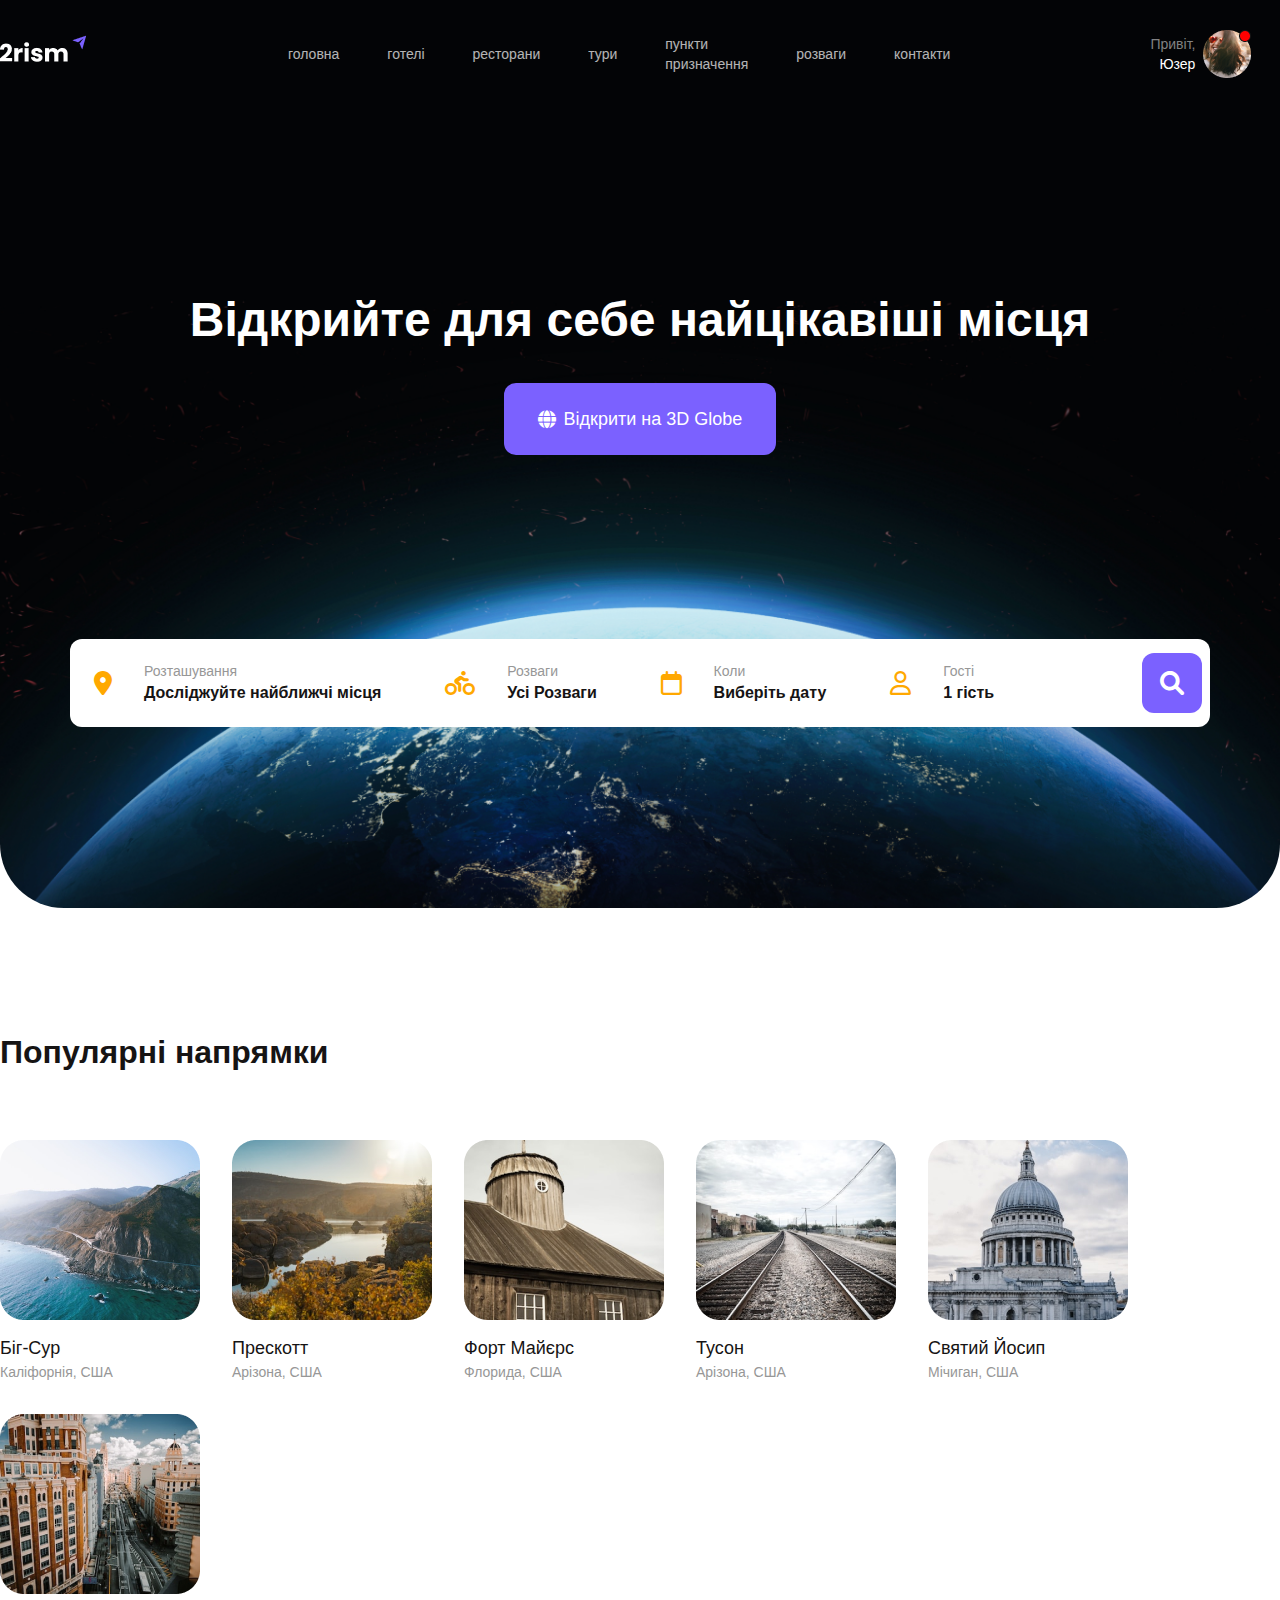
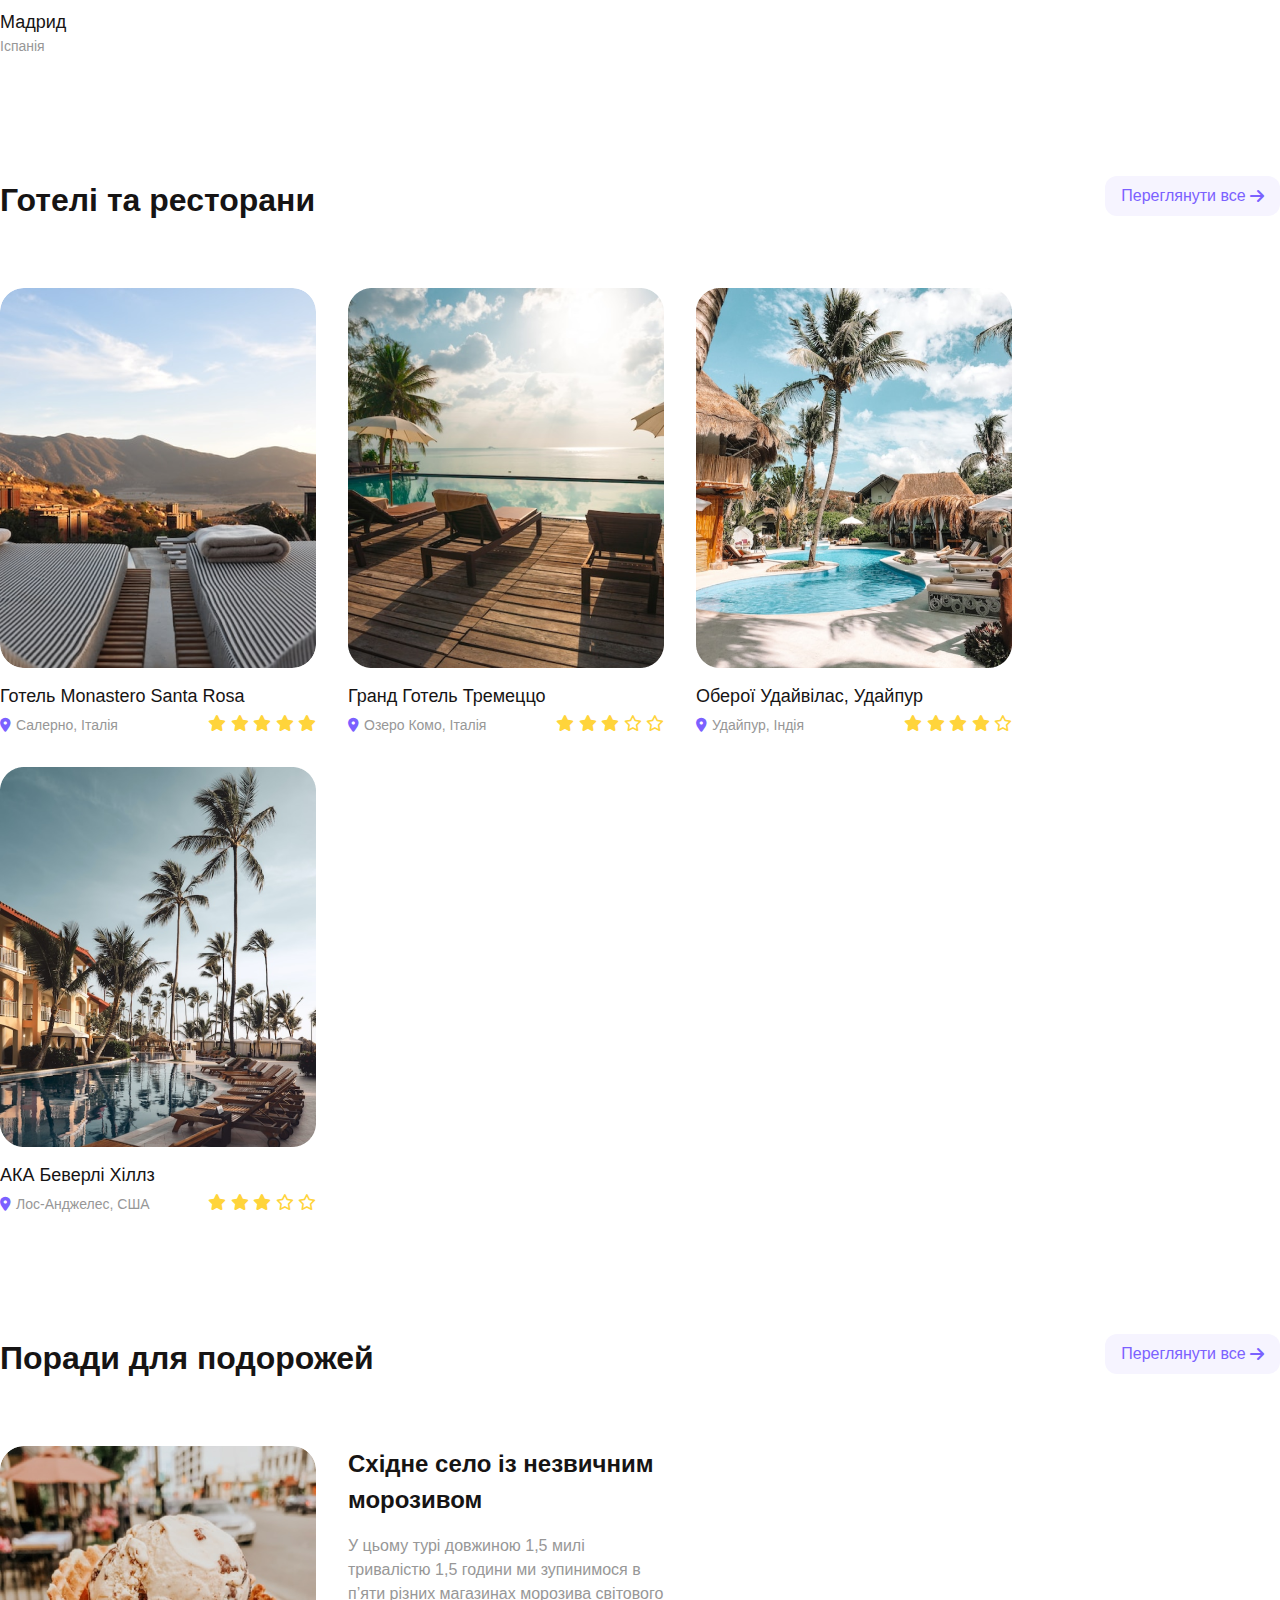
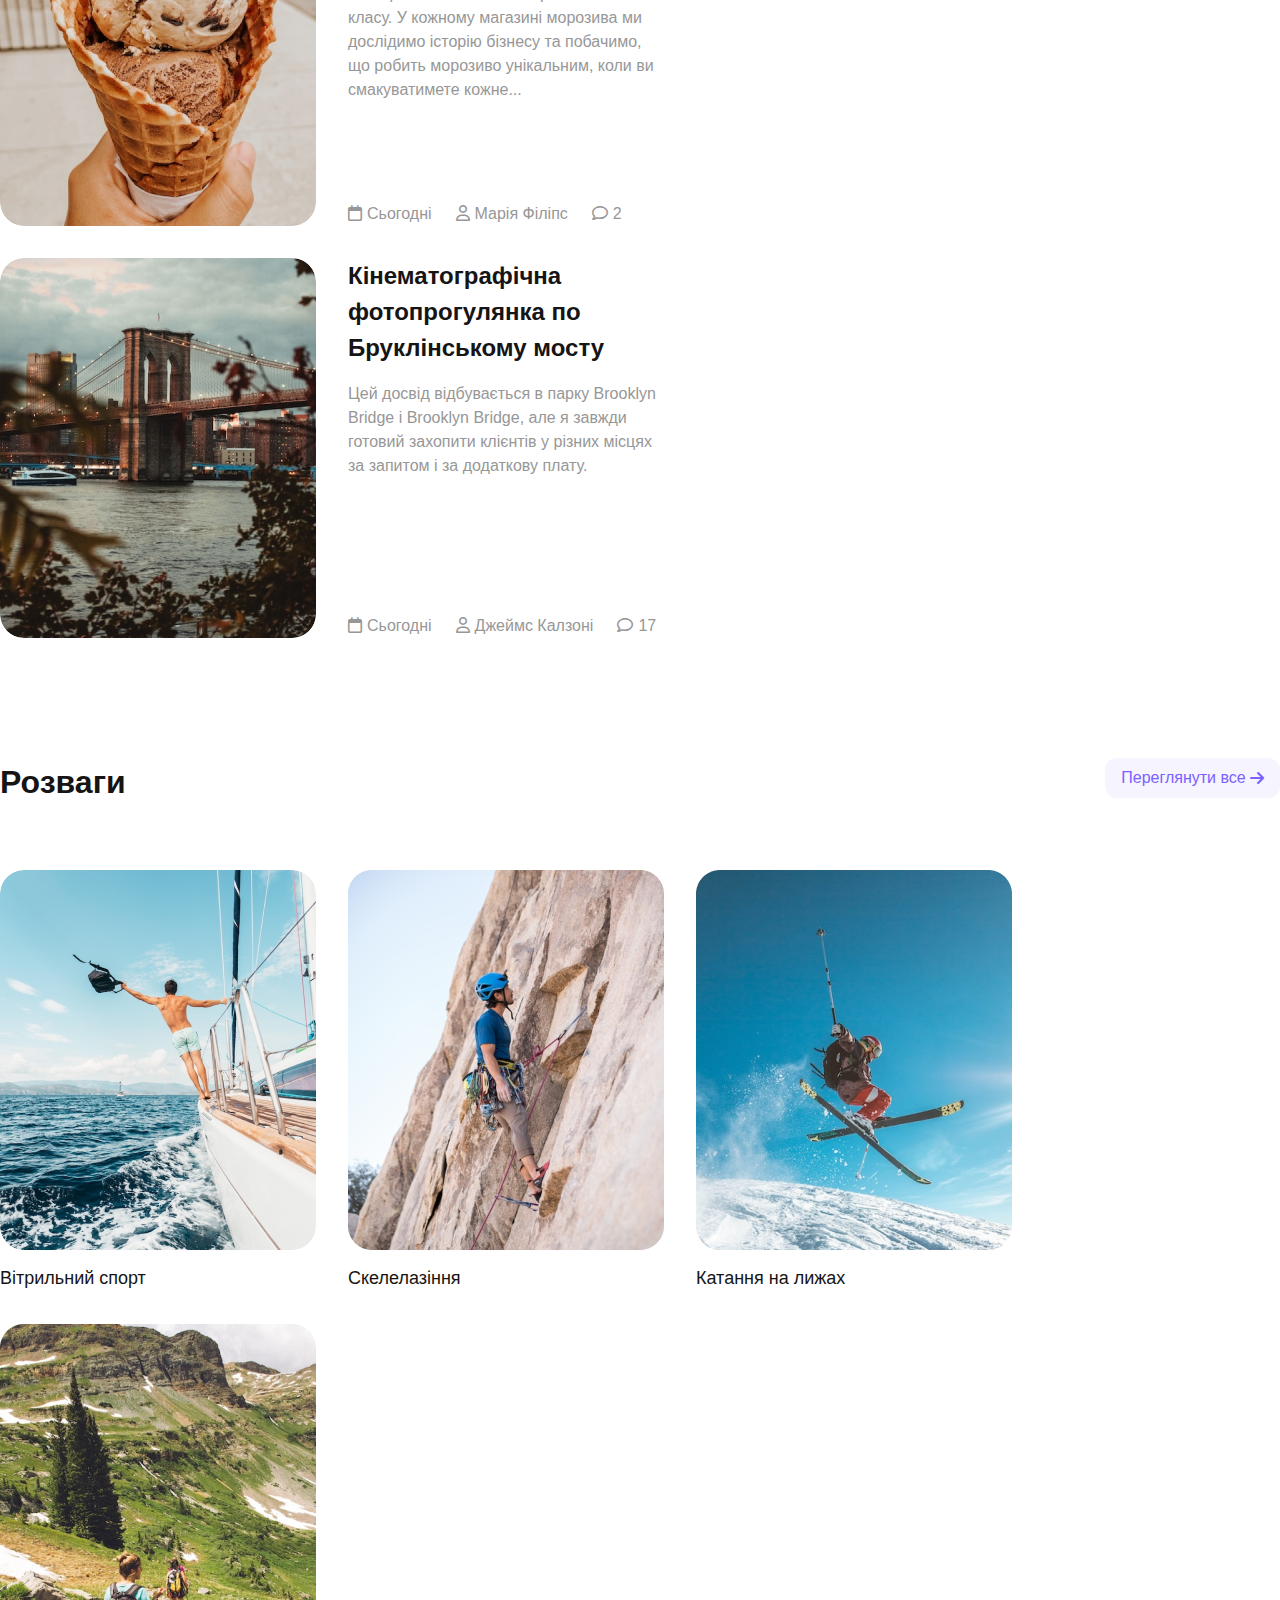
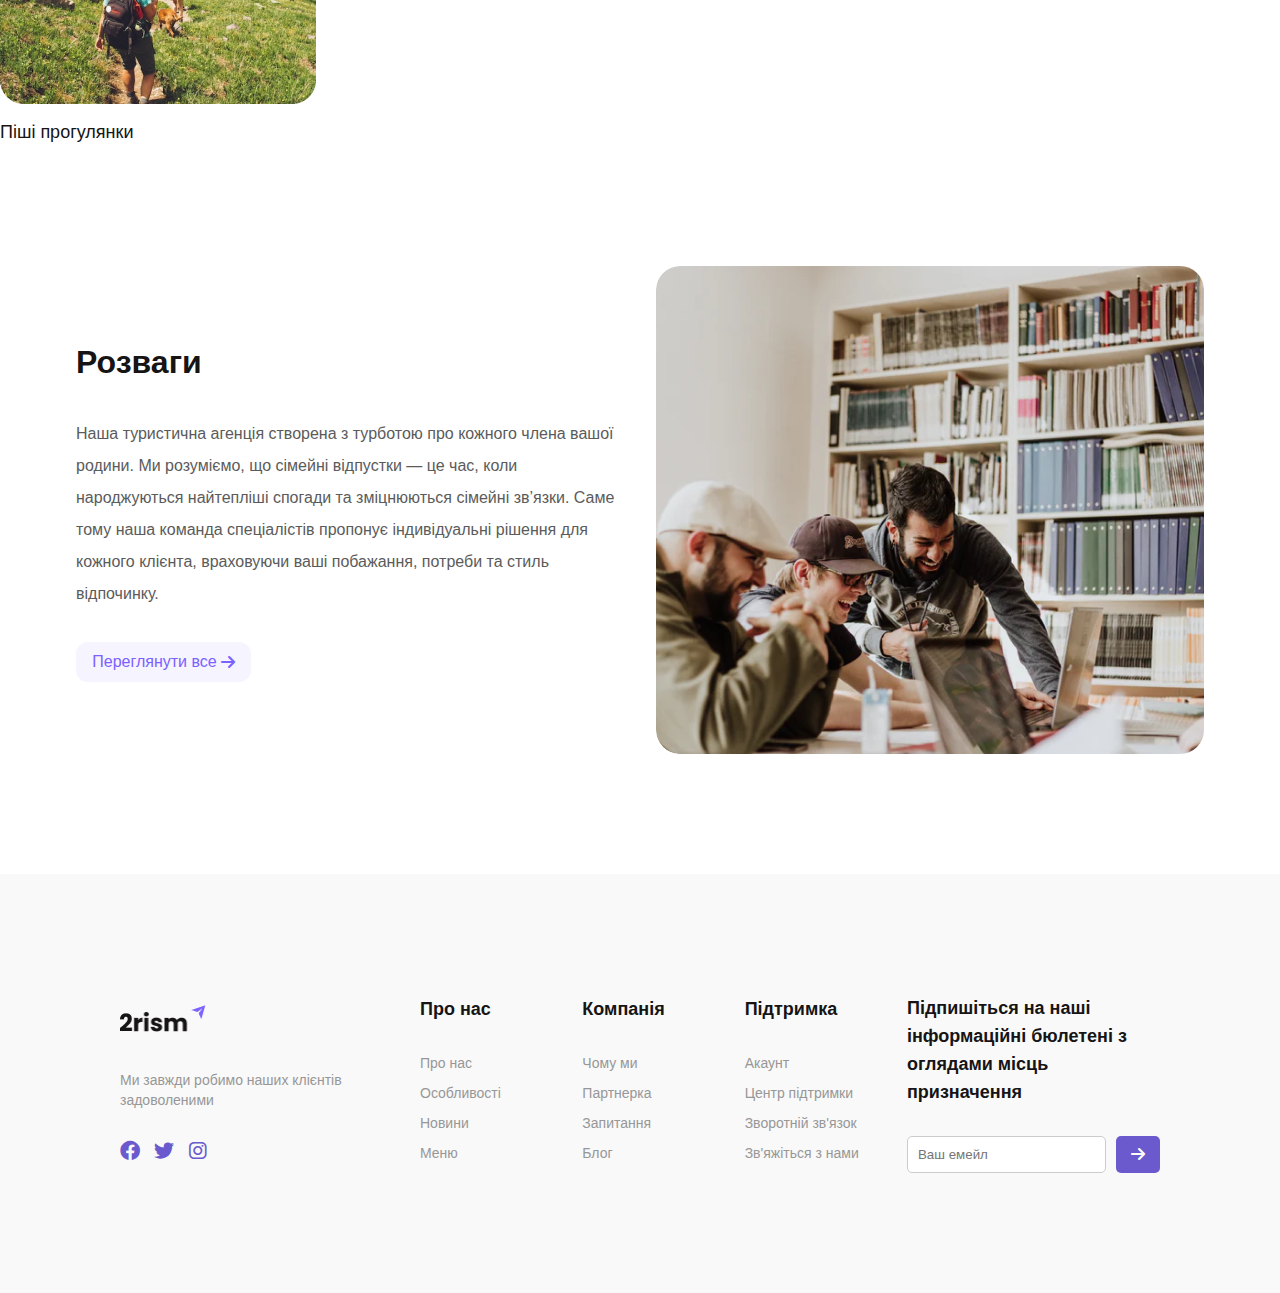
<file: index.html>
<!doctype html>
<html lang="uk">
<head>
    <meta charset="UTF-8">
    <meta name="viewport" content="width=device-width, initial-scale=1.0">
    <meta http-equiv="X-UA-Compatible" content="ie=edge">
    <title>2rism</title>
    <link rel="stylesheet" href="css/style.css">
    <link rel="icon" type="image/png" href="img/favicon.png" sizes="16x16">
    <link rel="shortcut icon" href="img/favicon.png" type="image/x-icon">
    <meta name="description" content="Сайт туристичної агенції для планування сімейних відпусток">
    <link rel="stylesheet" href="https://cdnjs.cloudflare.com/ajax/libs/font-awesome/6.0.0-beta3/css/all.min.css">
</head>
<body>
    <a href="#" class="scroll-to-top" id="scrollToTopBtn">&#8593;</a>
    <div id="contactModal" class="modal">
        <div class="modal-content">
            <span class="close">&times;</span>
            <h2>Зв'язатися з нами</h2>
            <form>
                <label for="name">Ваше ім'я:</label>
                <input type="text" id="name" name="name" required>
                <label for="email">Ваш email:</label>
                <input type="email" id="email" name="email" required>
                <label for="message">Ваше повідомлення:</label>
                <textarea id="message" name="message" required></textarea>
                <button type="submit">Відправити</button>
            </form>
        </div>
    </div>
    <header>
        <a href="index.html"><img src="img/logo.png" class="logo" alt="img"></a>
        <nav>
            <ul>
                <li><a href="#">головна</a></li>
                <li><a href="hotel.html">готелі</a></li>
                <li><a href="notfound.html">ресторани</a></li>
                <li><a href="notfound.html">тури</a></li>
                <li><a href="notfound.html">пункти призначення</a></li>
                <li><a href="notfound.html">розваги</a></li>
                <li><a href="#" id="contactBtn">контакти</a></li>
            </ul>
        </nav>
        <div class="user-profile">
            <p>Привіт,<br><span>Юзер</span></p>
            <img src="img/avatar.png" alt="Profile Picture">
        </div>
    </header>
    <main>
        <section class="hero">
            <h1>Відкрийте для себе найцікавіші місця</h1>
            <a href="#" class="discover-button"><i class="fa-solid fa-globe" style="color: #ffffff;"></i>Відкрити на 3D Globe</a>
        </section>
        <section class="block-search">
            <div class="card-search">
                <i class="fa-solid fa-location-dot fa-xl" style="color: #FFA800;"></i>
                <div>
                    <h2>Розташування</h2>
                    <p>Досліджуйте найближчі місця</p>
                </div>
            </div>
            <div class="card-search">
                <i class="fa-solid fa-person-biking fa-xl" style="color: #FFA800;"></i>
                <div>
                    <h2>Розваги</h2>
                    <p>Усі Розваги</p>
                </div>
            </div>
            <div class="card-search">
                <i class="fa-regular fa-calendar fa-xl" style="color: #FFA800;"></i>
                <div>
                    <h2>Коли</h2>
                    <p>Виберіть дату</p>
                </div>
            </div>
            <div class="card-search">
                <i class="fa-regular fa-user fa-xl" style="color: #FFA800;"></i>
                <div>
                    <h2>Гості</h2>
                    <p>1 гість</p>
                </div>
            </div>
            <a href="#"><i class="fa-solid fa-magnifying-glass fa-xl" style="color: #fff;"></i></a>
        </section>
    </main>
    <section class="block">
        <div>
            <h3 class="sections-title">Популярні напрямки</h3>
            <div class="dest-cards-block">
                <div class="card-destination">
                    <img src="img/card.png" alt="img">
                    <div>
                        <h4>Біг-Сур</h4>
                        <p>Каліфорнія, США</p>
                    </div>
                </div>
                <div class="card-destination">
                    <img src="img/card1.png" alt="img">
                    <div>
                        <h4>Прескотт</h4>
                        <p>Арізона, США</p>
                    </div>
                </div>
                <div class="card-destination">
                    <img src="img/card2.png" alt="img">
                    <div>
                        <h4>Форт Майєрс</h4>
                        <p>Флорида, США</p>
                    </div>
                </div>
                <div class="card-destination">
                    <img src="img/card3.png" alt="img">
                    <div>
                        <h4>Тусон</h4>
                        <p>Арізона, США</p>
                    </div>
                </div>
                <div class="card-destination">
                    <img src="img/card4.png" alt="img">
                    <div>
                        <h4>Святий Йосип</h4>
                        <p>Мічиган, США</p>
                    </div>
                </div>
                <div class="card-destination">
                    <img src="img/card5.png" alt="img">
                    <div>
                        <h4>Мадрид</h4>
                        <p>Іспанія</p>
                    </div>
                </div>
            </div>
        </div>
    </section>
    <section class="block">
        <div>
            <div class="title-block">
                <h3 class="sections-title">Готелі та ресторани</h3>
                <a href="hotel.html">Переглянути все <i class="fa-solid fa-arrow-right" style="color: #7B61FF;"></i></a>
            </div>
            <div class="dest-cards-block">
                <div class="card-hotels">
                    <img src="img/card-hotel.png" alt="img">
                    <div>
                        <h4>Готель Monastero Santa Rosa</h4>
                        <div class="stars-block">
                            <p><i class="fa-solid fa-location-dot" style="color: #7B61FF;"></i>Салерно, Італія</p>
                            <div>
                                <i class="fa-solid fa-star" style="color: #FFD43B;"></i>
                                <i class="fa-solid fa-star" style="color: #FFD43B;"></i>
                                <i class="fa-solid fa-star" style="color: #FFD43B;"></i>
                                <i class="fa-solid fa-star" style="color: #FFD43B;"></i>
                                <i class="fa-solid fa-star" style="color: #FFD43B;"></i>
                            </div>
                        </div>
                    </div>
                </div>
                <div class="card-destination">
                    <img src="img/card-hotel1.png" alt="img">
                    <div>
                        <h4>Гранд Готель Тремеццо</h4>
                        <div class="stars-block">
                            <p><i class="fa-solid fa-location-dot" style="color: #7B61FF;"></i>Озеро Комо, Італія</p>
                            <div>
                                <i class="fa-solid fa-star" style="color: #FFD43B;"></i>
                                <i class="fa-solid fa-star" style="color: #FFD43B;"></i>
                                <i class="fa-solid fa-star" style="color: #FFD43B;"></i>
                                <i class="fa-regular fa-star" style="color: #FFD43B;"></i>
                                <i class="fa-regular fa-star" style="color: #FFD43B;"></i>
                            </div>
                        </div>
                    </div>
                </div>
                <div class="card-destination">
                    <img src="img/card-hotel2.png" alt="img">
                    <div>
                        <h4>Оберої Удайвілас, Удайпур</h4>
                        <div class="stars-block">
                            <p><i class="fa-solid fa-location-dot" style="color: #7B61FF;"></i>Удайпур, Індія</p>
                            <div>
                                <i class="fa-solid fa-star" style="color: #FFD43B;"></i>
                                <i class="fa-solid fa-star" style="color: #FFD43B;"></i>
                                <i class="fa-solid fa-star" style="color: #FFD43B;"></i>
                                <i class="fa-solid fa-star" style="color: #FFD43B;"></i>
                                <i class="fa-regular fa-star" style="color: #FFD43B;"></i>
                            </div>
                        </div>
                    </div>
                </div>
                <div class="card-destination">
                    <img src="img/card-hotel3.png" alt="img">
                    <div>
                        <h4>АКА Беверлі Хіллз</h4>
                        <div class="stars-block">
                            <p><i class="fa-solid fa-location-dot" style="color: #7B61FF;"></i>Лос-Анджелес, США</p>
                            <div>
                                <i class="fa-solid fa-star" style="color: #FFD43B;"></i>
                                <i class="fa-solid fa-star" style="color: #FFD43B;"></i>
                                <i class="fa-solid fa-star" style="color: #FFD43B;"></i>
                                <i class="fa-regular fa-star" style="color: #FFD43B;"></i>
                                <i class="fa-regular fa-star" style="color: #FFD43B;"></i>
                            </div>
                        </div>
                    </div>
                </div>
            </div>
        </div>
    </section>
    <section class="block">
        <div>
            <div class="title-block">
                <h3 class="sections-title">Поради для подорожей</h3>
                <a href="advice.html">Переглянути все <i class="fa-solid fa-arrow-right" style="color: #7B61FF;"></i></a>
            </div>
            <div class="dest-cards-block">
                <div class="card-tips">
                    <img src="img/card-travel.png" alt="img">
                    <div>
                        <h4>Східне село із незвичним морозивом</h4>
                        <p>У цьому турі довжиною 1,5 милі тривалістю 1,5 години ми зупинимося
                            в п’яти різних магазинах морозива світового класу. У кожному
                            магазині морозива ми дослідимо історію бізнесу та побачимо,
                            що робить морозиво унікальним, коли ви смакуватимете кожне...</p>
                        <div class="card-info">
                            <p><i class="fa-regular fa-calendar" style="color: #979797;"></i>Сьогодні</p>
                            <p><i class="fa-regular fa-user" style="color: #979797;"></i>Марія Філіпс</p>
                            <p><i class="fa-regular fa-comment" style="color: #979797;"></i>2</p>
                        </div>
                    </div>
                </div>
                <div class="card-tips">
                    <img src="img/card-travel2.png" alt="img">
                    <div>
                        <h4>Кінематографічна фотопрогулянка по Бруклінському мосту</h4>
                        <p>Цей досвід відбувається в парку Brooklyn Bridge і Brooklyn Bridge,
                            але я завжди готовий захопити клієнтів у різних місцях за запитом і
                            за додаткову плату.</p>
                        <div class="card-info">
                            <p><i class="fa-regular fa-calendar" style="color: #979797;"></i>Сьогодні</p>
                            <p><i class="fa-regular fa-user" style="color: #979797;"></i>Джеймс Калзоні</p>
                            <p><i class="fa-regular fa-comment" style="color: #979797;"></i>17</p>
                        </div>
                    </div>
                </div>
            </div>
        </div>
    </section>
    <section class="block">
        <div>
            <div class="title-block">
                <h3 class="sections-title">Розваги</h3>
                <a href="#">Переглянути все <i class="fa-solid fa-arrow-right" style="color: #7B61FF;"></i></a>
            </div>
            <div class="dest-cards-block">
                <div class="card-hotels">
                    <img src="img/card-act.png" alt="img">
                    <div>
                        <h4>Вітрильний спорт</h4>
                    </div>
                </div>
                <div class="card-destination">
                    <img src="img/card-act1.png" alt="img">
                    <div>
                        <h4>Скелелазіння</h4>
                    </div>
                </div>
                <div class="card-destination">
                    <img src="img/card-act2.png" alt="img">
                    <div>
                        <h4>Катання на лижах</h4>
                    </div>
                </div>
                <div class="card-destination">
                    <img src="img/card-act3.png" alt="img">
                    <div>
                        <h4>Піші прогулянки</h4>
                    </div>
                </div>
            </div>
        </div>
    </section>
    <section class="block">
        <div class="about-block">
            <div>
                <h3 class="sections-title">Розваги</h3>
                <p>Наша туристична агенція створена з турботою про кожного члена вашої родини.
                    Ми розуміємо, що сімейні відпустки — це час, коли народжуються найтепліші
                    спогади та зміцнюються сімейні зв’язки. Саме тому наша команда спеціалістів
                    пропонує індивідуальні рішення для кожного клієнта, враховуючи ваші побажання,
                    потреби та стиль відпочинку.</p>
                <a href="#">Переглянути все <i class="fa-solid fa-arrow-right" style="color: #7B61FF;"></i></a>
            </div>
            <img src="img/col.png" alt="img">
        </div>
    </section>
    <footer>
        <div class="footer-container">
            <div class="footer-section">
                <img src="img/logo-black.png" alt="img">
                <p>Ми завжди робимо наших клієнтів задоволеними</p>
                <div class="social-icons">
                    <a href="#"><i class="fab fa-facebook"></i></a>
                    <a href="#"><i class="fab fa-twitter"></i></a>
                    <a href="#"><i class="fab fa-instagram"></i></a>
                </div>
            </div>
            <div class="footer-section">
                <h3>Про нас</h3>
                <ul>
                    <li><a href="#">Про нас</a></li>
                    <li><a href="#">Особливості</a></li>
                    <li><a href="#">Новини</a></li>
                    <li><a href="#">Меню</a></li>
                </ul>
            </div>
            <div class="footer-section">
                <h3>Компанія</h3>
                <ul>
                    <li><a href="#">Чому ми</a></li>
                    <li><a href="#">Партнерка</a></li>
                    <li><a href="#">Запитання</a></li>
                    <li><a href="#">Блог</a></li>
                </ul>
            </div>
            <div class="footer-section">
                <h3>Підтримка</h3>
                <ul>
                    <li><a href="#">Акаунт</a></li>
                    <li><a href="#">Центр підтримки</a></li>
                    <li><a href="#">Зворотній зв'язок</a></li>
                    <li><a href="#">Зв'яжіться з нами</a></li>
                </ul>
            </div>
            <div class="footer-section">
                <h3>Підпишіться на наші інформаційні бюлетені з оглядами місць призначення</h3>
                <form action="#">
                    <input type="email" placeholder="Ваш емейл" required>
                    <button type="submit"><i class="fas fa-arrow-right"></i></button>
                </form>
            </div>
        </div>
    </footer>

    <script src="script/script.js"></script>
</body>
</html>
</file>
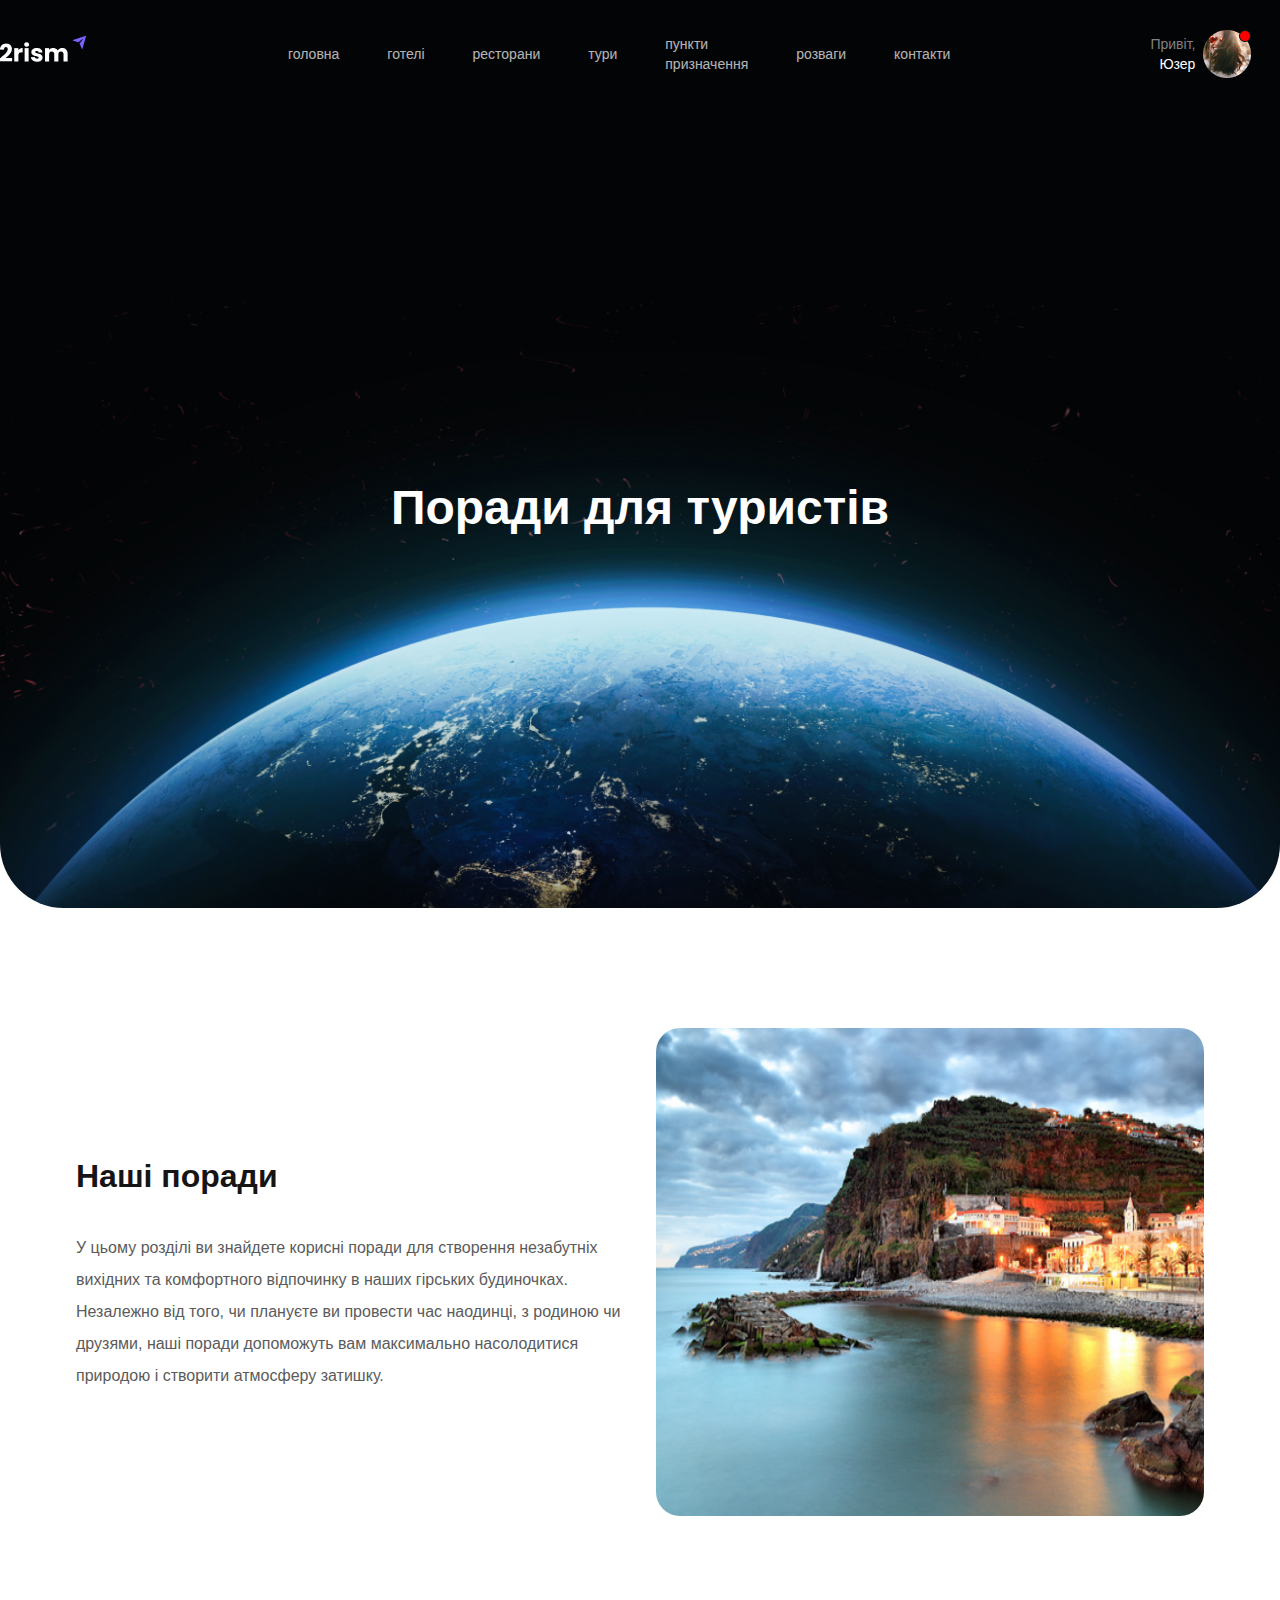
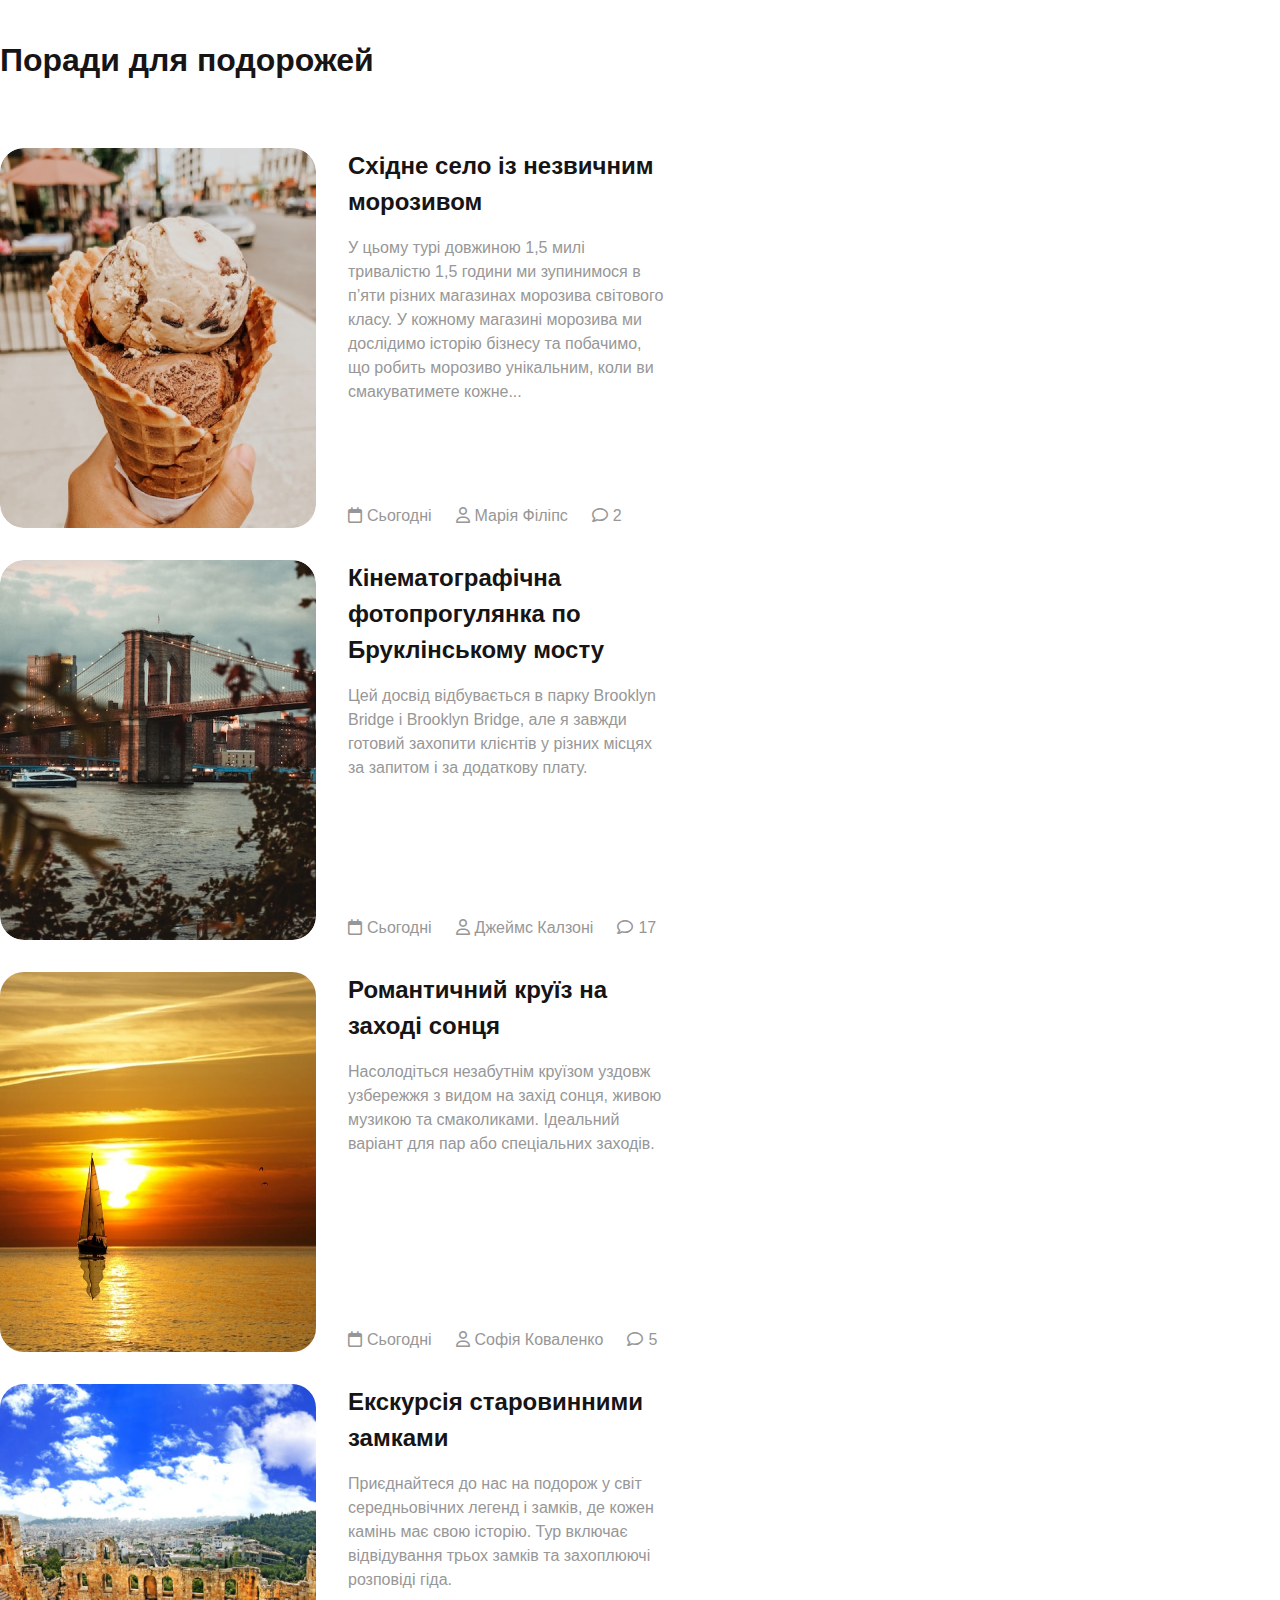
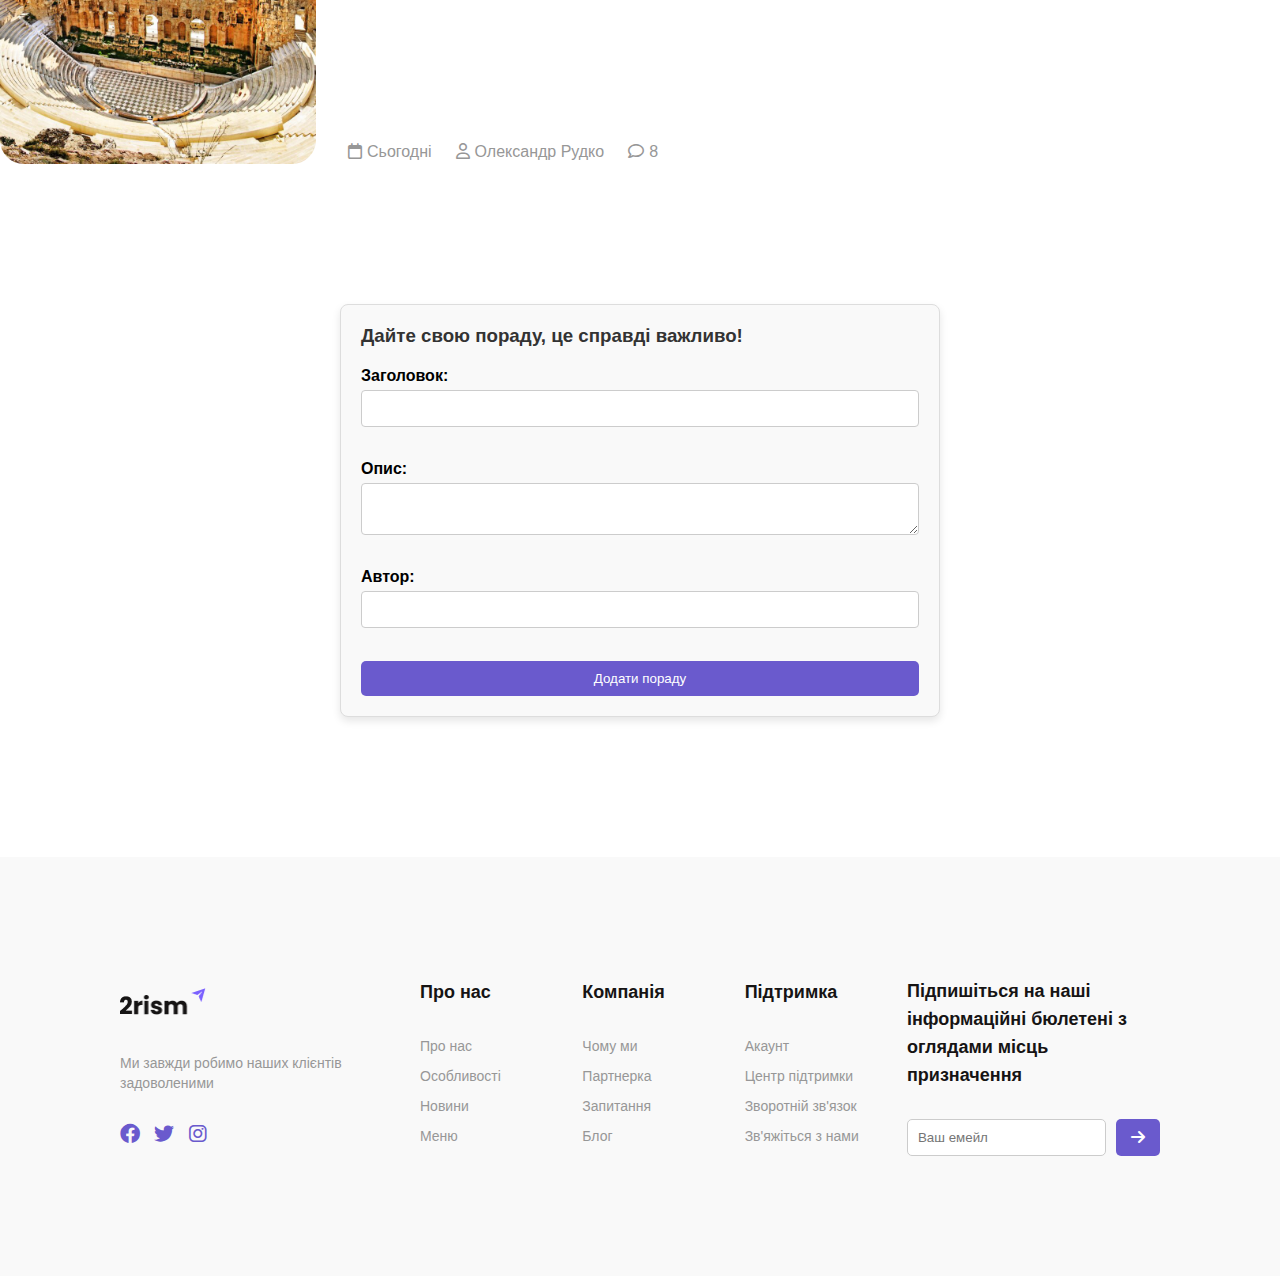
<file: advice.html>
<!doctype html>
<html lang="uk">
<head>
    <meta charset="UTF-8">
    <meta name="viewport" content="width=device-width, initial-scale=1.0">
    <meta http-equiv="X-UA-Compatible" content="ie=edge">
    <title>2rism</title>
    <link rel="stylesheet" href="css/style.css">
    <link rel="icon" type="image/png" href="img/favicon.png" sizes="16x16">
    <link rel="shortcut icon" href="img/favicon.png" type="image/x-icon">
    <meta name="description" content="Сайт туристичної агенції для планування сімейних відпусток">
    <link rel="stylesheet" href="https://cdnjs.cloudflare.com/ajax/libs/font-awesome/6.0.0-beta3/css/all.min.css">
</head>
<body>
<a href="#" class="scroll-to-top" id="scrollToTopBtn">&#8593;</a>
<div id="contactModal" class="modal">
    <div class="modal-content">
        <span class="close">&times;</span>
        <h2>Зв'язатися з нами</h2>
        <form>
            <label for="name">Ваше ім'я:</label>
            <input type="text" id="name" name="name" required>
            <label for="email">Ваш email:</label>
            <input type="email" id="email" name="email" required>
            <label for="message">Ваше повідомлення:</label>
            <textarea id="message" name="message" required></textarea>
            <button type="submit">Відправити</button>
        </form>
    </div>
</div>
<header>
    <a href="index.html"><img src="img/logo.png" class="logo" alt="img"></a>
    <nav>
        <ul>
            <li><a href="#">головна</a></li>
            <li><a href="hotel.html">готелі</a></li>
            <li><a href="notfound.html">ресторани</a></li>
            <li><a href="notfound.html">тури</a></li>
            <li><a href="notfound.html">пункти призначення</a></li>
            <li><a href="notfound.html">розваги</a></li>
            <li><a href="#" id="contactBtn">контакти</a></li>
        </ul>
    </nav>
    <div class="user-profile">
        <p>Привіт,<br><span>Юзер</span></p>
        <img src="img/avatar.png" alt="Profile Picture">
    </div>
</header>
<main>
    <section class="hero">
        <h1>Поради для туристів</h1>
    </section>
</main>
<section class="block">
    <div class="about-block">
        <div>
            <h3 class="sections-title">Наші поради</h3>
            <p>У цьому розділі ви знайдете корисні поради для створення незабутніх
                вихідних та комфортного відпочинку в наших гірських будиночках.
                Незалежно від того, чи плануєте ви провести час наодинці, з родиною
                чи друзями, наші поради допоможуть вам максимально насолодитися природою
                і створити атмосферу затишку.</p>
        </div>
        <img src="img/fon.png" alt="img">
    </div>
</section>
<section class="block">
    <div>
        <h3 class="sections-title">Поради для подорожей</h3>
        <div class="dest-cards-block">
            <div class="card-tips">
                <img src="img/card-travel.png" alt="img">
                <div>
                    <h4>Східне село із незвичним морозивом</h4>
                    <p>У цьому турі довжиною 1,5 милі тривалістю 1,5 години ми зупинимося
                        в п’яти різних магазинах морозива світового класу. У кожному
                        магазині морозива ми дослідимо історію бізнесу та побачимо,
                        що робить морозиво унікальним, коли ви смакуватимете кожне...</p>
                    <div class="card-info">
                        <p><i class="fa-regular fa-calendar" style="color: #979797;"></i>Сьогодні</p>
                        <p><i class="fa-regular fa-user" style="color: #979797;"></i>Марія Філіпс</p>
                        <p><i class="fa-regular fa-comment" style="color: #979797;"></i>2</p>
                    </div>
                </div>
            </div>
            <div class="card-tips">
                <img src="img/card-travel2.png" alt="img">
                <div>
                    <h4>Кінематографічна фотопрогулянка по Бруклінському мосту</h4>
                    <p>Цей досвід відбувається в парку Brooklyn Bridge і Brooklyn Bridge,
                        але я завжди готовий захопити клієнтів у різних місцях за запитом і
                        за додаткову плату.</p>
                    <div class="card-info">
                        <p><i class="fa-regular fa-calendar" style="color: #979797;"></i>Сьогодні</p>
                        <p><i class="fa-regular fa-user" style="color: #979797;"></i>Джеймс Калзоні</p>
                        <p><i class="fa-regular fa-comment" style="color: #979797;"></i>17</p>
                    </div>
                </div>
            </div>
            <div class="card-tips">
                <img src="img/tips.jpg" alt="img">
                <div>
                    <h4>Романтичний круїз на заході сонця</h4>
                    <p>Насолодіться незабутнім круїзом уздовж узбережжя з видом на захід сонця,
                        живою музикою та смаколиками. Ідеальний варіант для пар або
                        спеціальних заходів.</p>
                    <div class="card-info">
                        <p><i class="fa-regular fa-calendar" style="color: #979797;"></i>Сьогодні</p>
                        <p><i class="fa-regular fa-user" style="color: #979797;"></i>Софія Коваленко</p>
                        <p><i class="fa-regular fa-comment" style="color: #979797;"></i>5</p>
                    </div>
                </div>
            </div>
            <div class="card-tips">
                <img src="img/tips2.jpg" alt="img">
                <div>
                    <h4>Екскурсія старовинними замками</h4>
                    <p>Приєднайтеся до нас на подорож у світ середньовічних легенд і замків,
                        де кожен камінь має свою історію. Тур включає відвідування трьох
                        замків та захоплюючі розповіді гіда.</p>
                    <div class="card-info">
                        <p><i class="fa-regular fa-calendar" style="color: #979797;"></i>Сьогодні</p>
                        <p><i class="fa-regular fa-user" style="color: #979797;"></i>Олександр Рудко</p>
                        <p><i class="fa-regular fa-comment" style="color: #979797;"></i>8</p>
                    </div>
                </div>
            </div>
        </div>
    </div>
</section>
<section class="block">
    <form class="travel-tips-form">
        <h3>Дайте свою пораду, це справді важливо!</h3>
        <label for="title">Заголовок:</label>
        <input type="text" id="title" name="title" required><br>

        <label for="description">Опис:</label>
        <textarea id="description" name="description" required></textarea><br>

        <label for="author">Автор:</label>
        <input type="text" id="author" name="author" required><br>

        <button type="submit">Додати пораду</button>
    </form>
</section>
<footer>
    <div class="footer-container">
        <div class="footer-section">
            <img src="img/logo-black.png" alt="img">
            <p>Ми завжди робимо наших клієнтів задоволеними</p>
            <div class="social-icons">
                <a href="#"><i class="fab fa-facebook"></i></a>
                <a href="#"><i class="fab fa-twitter"></i></a>
                <a href="#"><i class="fab fa-instagram"></i></a>
            </div>
        </div>
        <div class="footer-section">
            <h3>Про нас</h3>
            <ul>
                <li><a href="#">Про нас</a></li>
                <li><a href="#">Особливості</a></li>
                <li><a href="#">Новини</a></li>
                <li><a href="#">Меню</a></li>
            </ul>
        </div>
        <div class="footer-section">
            <h3>Компанія</h3>
            <ul>
                <li><a href="#">Чому ми</a></li>
                <li><a href="#">Партнерка</a></li>
                <li><a href="#">Запитання</a></li>
                <li><a href="#">Блог</a></li>
            </ul>
        </div>
        <div class="footer-section">
            <h3>Підтримка</h3>
            <ul>
                <li><a href="#">Акаунт</a></li>
                <li><a href="#">Центр підтримки</a></li>
                <li><a href="#">Зворотній зв'язок</a></li>
                <li><a href="#">Зв'яжіться з нами</a></li>
            </ul>
        </div>
        <div class="footer-section">
            <h3>Підпишіться на наші інформаційні бюлетені з оглядами місць призначення</h3>
            <form action="#">
                <input type="email" placeholder="Ваш емейл" required>
                <button type="submit"><i class="fas fa-arrow-right"></i></button>
            </form>
        </div>
    </div>
</footer>

<script src="script/script.js"></script>
</body>
</html>
</file>
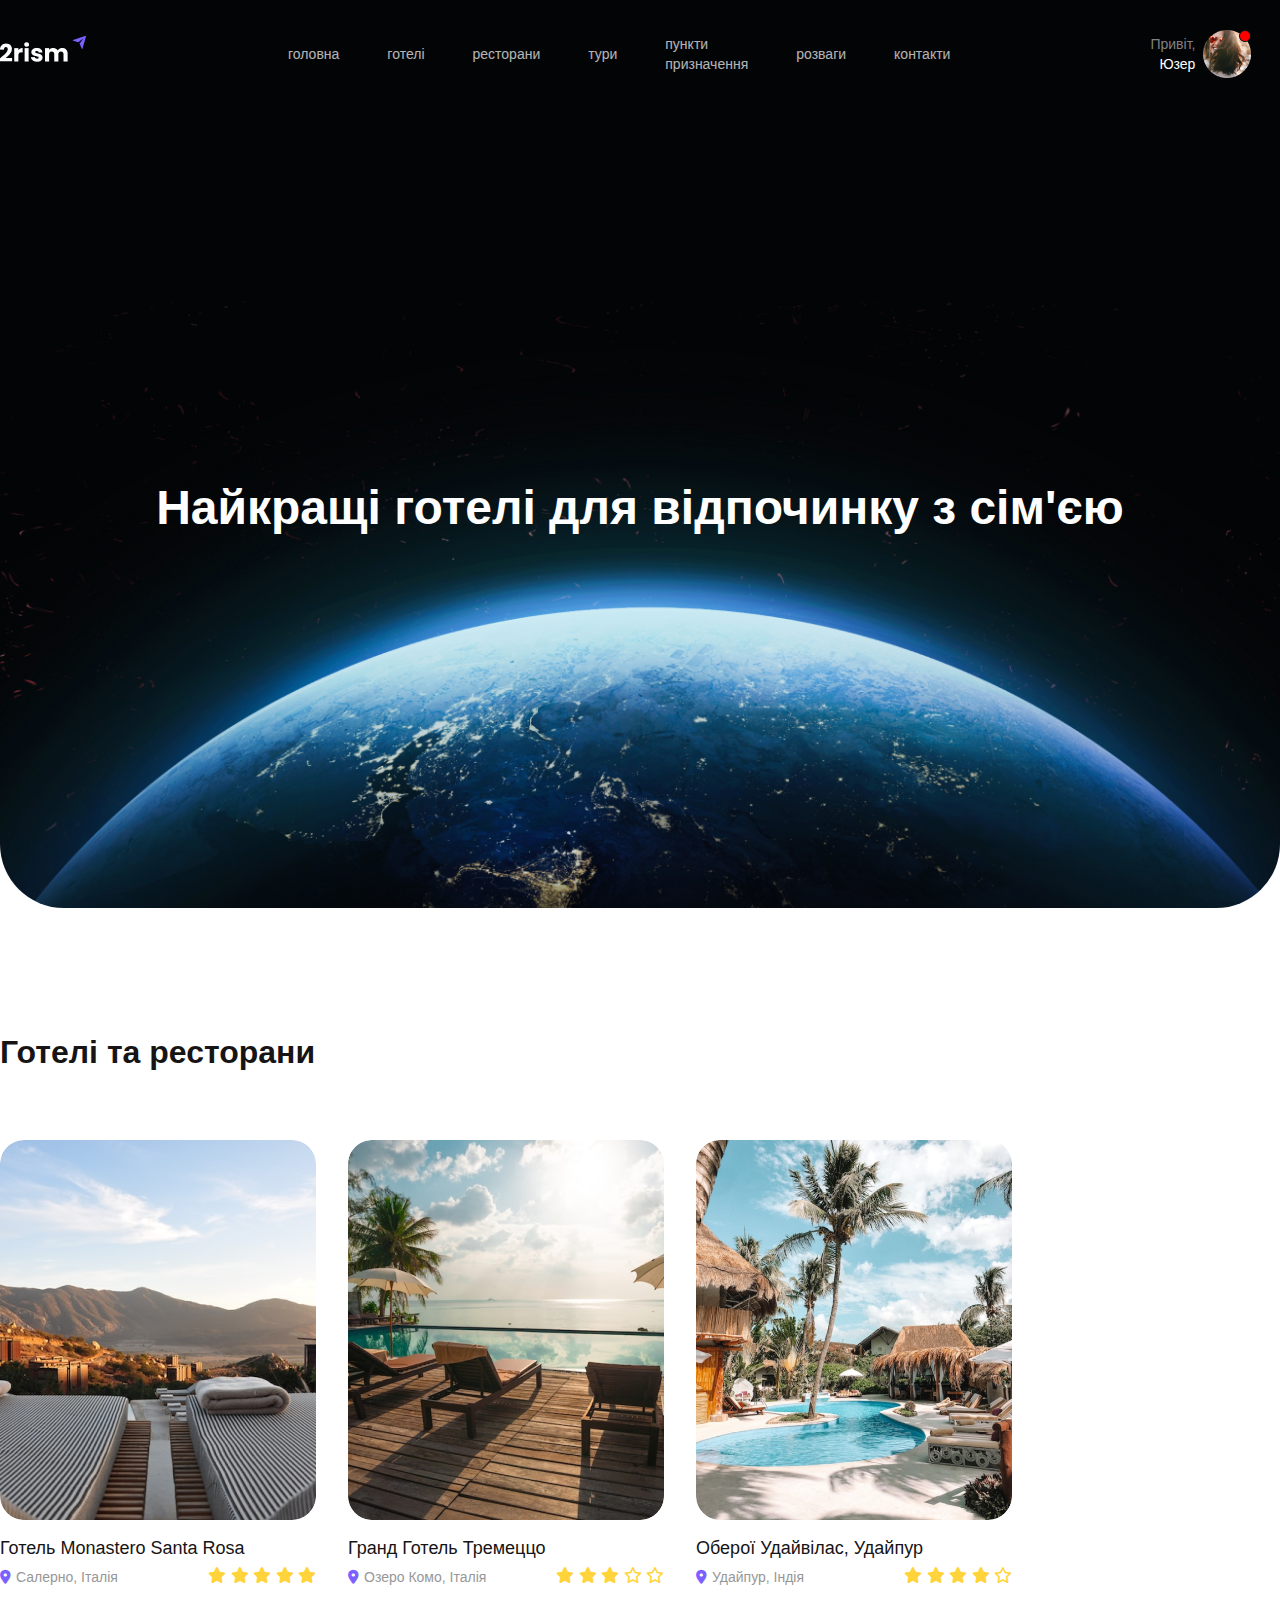
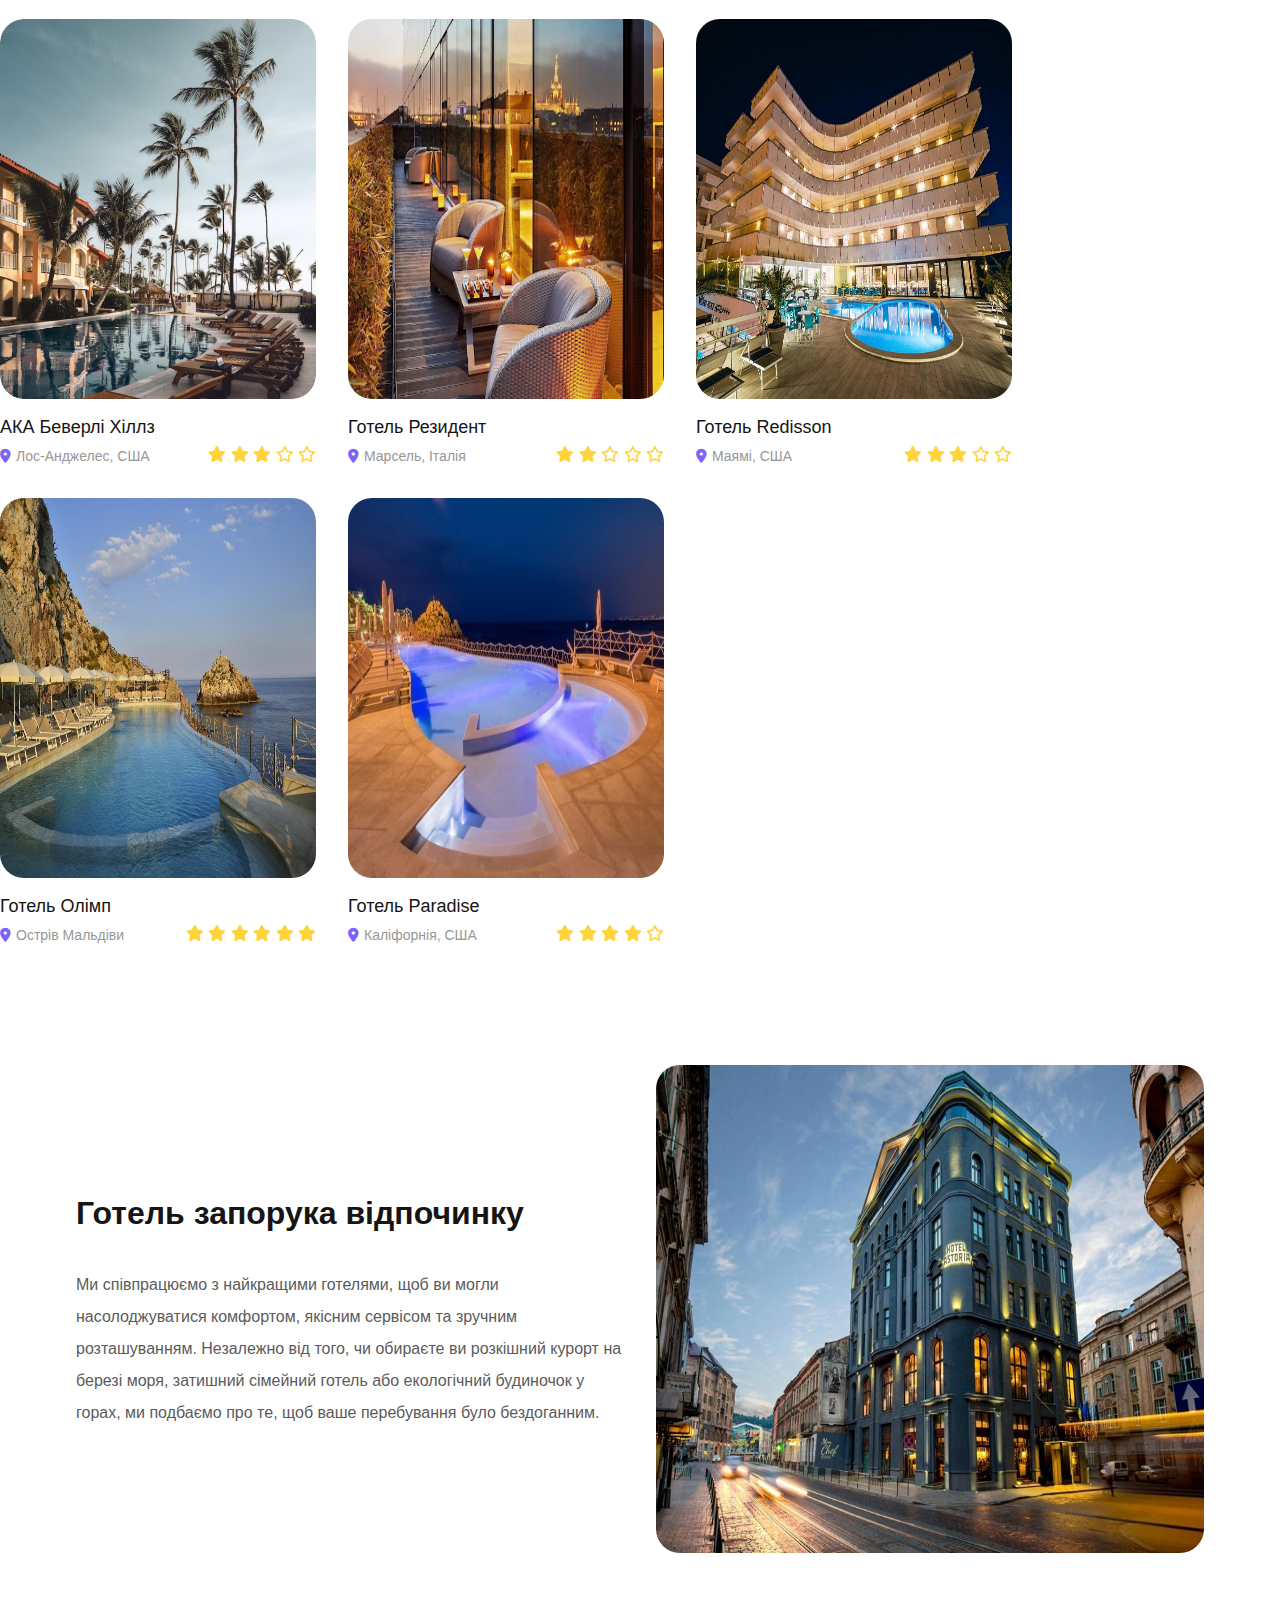
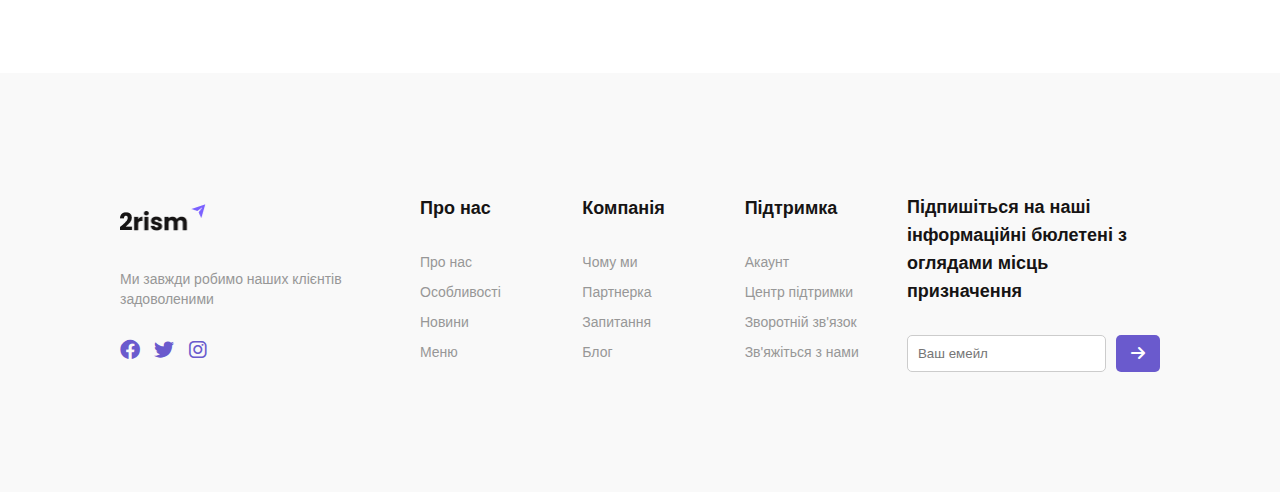
<file: hotel.html>
<!doctype html>
<html lang="uk">
<head>
    <meta charset="UTF-8">
    <meta name="viewport" content="width=device-width, initial-scale=1.0">
    <meta http-equiv="X-UA-Compatible" content="ie=edge">
    <title>2rism</title>
    <link rel="stylesheet" href="css/style.css">
    <link rel="icon" type="image/png" href="img/favicon.png" sizes="16x16">
    <link rel="shortcut icon" href="img/favicon.png" type="image/x-icon">
    <meta name="description" content="Сайт туристичної агенції для планування сімейних відпусток">
    <link rel="stylesheet" href="https://cdnjs.cloudflare.com/ajax/libs/font-awesome/6.0.0-beta3/css/all.min.css">
</head>
<body>
<a href="#" class="scroll-to-top" id="scrollToTopBtn">&#8593;</a>
<div id="contactModal" class="modal">
    <div class="modal-content">
        <span class="close">&times;</span>
        <h2>Зв'язатися з нами</h2>
        <form>
            <label for="name">Ваше ім'я:</label>
            <input type="text" id="name" name="name" required>
            <label for="email">Ваш email:</label>
            <input type="email" id="email" name="email" required>
            <label for="message">Ваше повідомлення:</label>
            <textarea id="message" name="message" required></textarea>
            <button type="submit">Відправити</button>
        </form>
    </div>
</div>
<header>
    <a href="index.html"><img src="img/logo.png" class="logo" alt="img"></a>
    <nav>
        <ul>
            <li><a href="index.html">головна</a></li>
            <li><a href="#">готелі</a></li>
            <li><a href="notfound.html">ресторани</a></li>
            <li><a href="notfound.html">тури</a></li>
            <li><a href="notfound.html">пункти призначення</a></li>
            <li><a href="notfound.html">розваги</a></li>
            <li><a href="#" id="contactBtn">контакти</a></li>
        </ul>
    </nav>
    <div class="user-profile">
        <p>Привіт, <br><span> Юзер</span></p>
        <img src="img/avatar.png" alt="Profile Picture">
    </div>
</header>
    <main>
        <section class="hero">
            <h1>Найкращі готелі для відпочинку з сім'єю</h1>
        </section>
    </main>
    <section class="block">
        <div>
            <h3 class="sections-title">Готелі та ресторани</h3>
            <div class="dest-cards-block">
                <div class="card-hotels">
                    <img src="img/card-hotel.png" alt="img">
                    <div>
                        <h4>Готель Monastero Santa Rosa</h4>
                        <div class="stars-block">
                            <p><i class="fa-solid fa-location-dot" style="color: #7B61FF;"></i>Салерно, Італія</p>
                            <div>
                                <i class="fa-solid fa-star" style="color: #FFD43B;"></i>
                                <i class="fa-solid fa-star" style="color: #FFD43B;"></i>
                                <i class="fa-solid fa-star" style="color: #FFD43B;"></i>
                                <i class="fa-solid fa-star" style="color: #FFD43B;"></i>
                                <i class="fa-solid fa-star" style="color: #FFD43B;"></i>
                            </div>
                        </div>
                    </div>
                </div>
                <div class="card-hotels">
                    <img src="img/card-hotel1.png" alt="img">
                    <div>
                        <h4>Гранд Готель Тремеццо</h4>
                        <div class="stars-block">
                            <p><i class="fa-solid fa-location-dot" style="color: #7B61FF;"></i>Озеро Комо, Італія</p>
                            <div>
                                <i class="fa-solid fa-star" style="color: #FFD43B;"></i>
                                <i class="fa-solid fa-star" style="color: #FFD43B;"></i>
                                <i class="fa-solid fa-star" style="color: #FFD43B;"></i>
                                <i class="fa-regular fa-star" style="color: #FFD43B;"></i>
                                <i class="fa-regular fa-star" style="color: #FFD43B;"></i>
                            </div>
                        </div>
                    </div>
                </div>
                <div class="card-hotels">
                    <img src="img/card-hotel2.png" alt="img">
                    <div>
                        <h4>Оберої Удайвілас, Удайпур</h4>
                        <div class="stars-block">
                            <p><i class="fa-solid fa-location-dot" style="color: #7B61FF;"></i>Удайпур, Індія</p>
                            <div>
                                <i class="fa-solid fa-star" style="color: #FFD43B;"></i>
                                <i class="fa-solid fa-star" style="color: #FFD43B;"></i>
                                <i class="fa-solid fa-star" style="color: #FFD43B;"></i>
                                <i class="fa-solid fa-star" style="color: #FFD43B;"></i>
                                <i class="fa-regular fa-star" style="color: #FFD43B;"></i>
                            </div>
                        </div>
                    </div>
                </div>
                <div class="card-hotels">
                    <img src="img/card-hotel3.png" alt="img">
                    <div>
                        <h4>АКА Беверлі Хіллз</h4>
                        <div class="stars-block">
                            <p><i class="fa-solid fa-location-dot" style="color: #7B61FF;"></i>Лос-Анджелес, США</p>
                            <div>
                                <i class="fa-solid fa-star" style="color: #FFD43B;"></i>
                                <i class="fa-solid fa-star" style="color: #FFD43B;"></i>
                                <i class="fa-solid fa-star" style="color: #FFD43B;"></i>
                                <i class="fa-regular fa-star" style="color: #FFD43B;"></i>
                                <i class="fa-regular fa-star" style="color: #FFD43B;"></i>
                            </div>
                        </div>
                    </div>
                </div>
                <div class="card-hotels">
                    <img src="img/card-hotel4.jpg" alt="img">
                    <div>
                        <h4>Готель Резидент</h4>
                        <div class="stars-block">
                            <p><i class="fa-solid fa-location-dot" style="color: #7B61FF;"></i>Марсель, Італія</p>
                            <div>
                                <i class="fa-solid fa-star" style="color: #FFD43B;"></i>
                                <i class="fa-solid fa-star" style="color: #FFD43B;"></i>
                                <i class="fa-regular fa-star" style="color: #FFD43B;"></i>
                                <i class="fa-regular fa-star" style="color: #FFD43B;"></i>
                                <i class="fa-regular fa-star" style="color: #FFD43B;"></i>
                            </div>
                        </div>
                    </div>
                </div>
                <div class="card-hotels">
                    <img src="img/card-hotel5.jpg" alt="img">
                    <div>
                        <h4>Готель Redisson</h4>
                        <div class="stars-block">
                            <p><i class="fa-solid fa-location-dot" style="color: #7B61FF;"></i>Маямі, CША</p>
                            <div>
                                <i class="fa-solid fa-star" style="color: #FFD43B;"></i>
                                <i class="fa-solid fa-star" style="color: #FFD43B;"></i>
                                <i class="fa-solid fa-star" style="color: #FFD43B;"></i>
                                <i class="fa-regular fa-star" style="color: #FFD43B;"></i>
                                <i class="fa-regular fa-star" style="color: #FFD43B;"></i>
                            </div>
                        </div>
                    </div>
                </div>
                <div class="card-hotels">
                    <img src="img/card-hotel6.jpg" alt="img">
                    <div>
                        <h4>Готель Олімп</h4>
                        <div class="stars-block">
                            <p><i class="fa-solid fa-location-dot" style="color: #7B61FF;"></i>Острів Мальдіви</p>
                            <div>
                                <i class="fa-solid fa-star" style="color: #FFD43B;"></i>
                                <i class="fa-solid fa-star" style="color: #FFD43B;"></i>
                                <i class="fa-solid fa-star" style="color: #FFD43B;"></i>
                                <i class="fa-solid fa-star" style="color: #FFD43B;"></i>
                                <i class="fa-solid fa-star" style="color: #FFD43B;"></i>
                                <i class="fa-solid fa-star" style="color: #FFD43B;"></i>
                            </div>
                        </div>
                    </div>
                </div>
                <div class="card-hotels">
                    <img src="img/card-hotel7.jpg" alt="img">
                    <div>
                        <h4>Готель Paradise</h4>
                        <div class="stars-block">
                            <p><i class="fa-solid fa-location-dot" style="color: #7B61FF;"></i>Каліфорнія, США</p>
                            <div>
                                <i class="fa-solid fa-star" style="color: #FFD43B;"></i>
                                <i class="fa-solid fa-star" style="color: #FFD43B;"></i>
                                <i class="fa-solid fa-star" style="color: #FFD43B;"></i>
                                <i class="fa-solid fa-star" style="color: #FFD43B;"></i>
                                <i class="fa-regular fa-star" style="color: #FFD43B;"></i>
                            </div>
                        </div>
                    </div>
                </div>
            </div>
        </div>
    </section>
    <section class="block">
        <div class="about-block">
            <div>
                <h3 class="sections-title">Готель запорука відпочинку</h3>
                <p> Ми співпрацюємо з найкращими готелями, щоб ви могли насолоджуватися
                    комфортом, якісним сервісом та зручним розташуванням. Незалежно від
                    того, чи обираєте ви розкішний курорт на березі моря, затишний сімейний
                    готель або екологічний будиночок у горах, ми подбаємо про те, щоб ваше
                    перебування було бездоганним.</p>
            </div>
            <img src="img/caption.jpg" alt="img">
        </div>
    </section>
    <footer>
        <div class="footer-container">
            <div class="footer-section">
                <img src="img/logo-black.png" alt="img">
                <p>Ми завжди робимо наших клієнтів задоволеними</p>
                <div class="social-icons">
                    <a href="#"><i class="fab fa-facebook"></i></a>
                    <a href="#"><i class="fab fa-twitter"></i></a>
                    <a href="#"><i class="fab fa-instagram"></i></a>
                </div>
            </div>
            <div class="footer-section">
                <h3>Про нас</h3>
                <ul>
                    <li><a href="#">Про нас</a></li>
                    <li><a href="#">Особливості</a></li>
                    <li><a href="#">Новини</a></li>
                    <li><a href="#">Меню</a></li>
                </ul>
            </div>
            <div class="footer-section">
                <h3>Компанія</h3>
                <ul>
                    <li><a href="#">Чому ми</a></li>
                    <li><a href="#">Партнерка</a></li>
                    <li><a href="#">Запитання</a></li>
                    <li><a href="#">Блог</a></li>
                </ul>
            </div>
            <div class="footer-section">
                <h3>Підтримка</h3>
                <ul>
                    <li><a href="#">Акаунт</a></li>
                    <li><a href="#">Центр підтримки</a></li>
                    <li><a href="#">Зворотній зв'язок</a></li>
                    <li><a href="#">Зв'яжіться з нами</a></li>
                </ul>
            </div>
            <div class="footer-section">
                <h3>Підпишіться на наші інформаційні бюлетені з оглядами місць призначення</h3>
                <form action="#">
                    <input type="email" placeholder="Ваш емейл" required>
                    <button type="submit"><i class="fas fa-arrow-right"></i></button>
                </form>
            </div>
        </div>
    </footer>

    <script src="script/script.js"></script>
</body>
</html>
</file>
<file: css/style.css>
* {
    margin: 0;
    padding: 0;
    box-sizing: border-box;
}

body {
    font-family: 'Poppins', sans-serif;
}

header {
    display: flex;
    align-items: center;
    justify-content: center;
    padding: 30px 0;
    background: #030406;
    gap: 200px;
}

nav ul {
    list-style: none;
    display: flex;
    align-items: center;
    gap: 48px;
}

nav ul li a {
    font-weight: 400;
    font-size: 14px;
    line-height: 20px;
    color: #FFFFFF;
    opacity: 0.7;
    text-decoration: none;
}

.user-profile {
    display: flex;
    align-items: center;
    gap: 8px;
    font-weight: 400;
    font-size: 14px;
    line-height: 20px;
    color: #818182;
    width: 150px;
    text-align: right;
}

.user-profile p span {
    font-weight: 500;
    color: #FFFFFF;
}

main {
    display: flex;
    flex-direction: column;
    align-items: center;
    justify-content: center;
    background: url("../img/bg-image.png") no-repeat center center/cover;
    border-radius: 0 0 64px 64px;
    height: 800px;
}

.hero {
    display: flex;
    flex-direction: column;
    align-items: center;
    justify-content: center;
    gap: 32px;
}

.hero h1 {
    font-weight: 600;
    font-size: 48px;
    line-height: 62px;
    color: #FFFFFF;
}

.discover-button {
    display: flex;
    justify-content: center;
    align-items: center;
    gap: 8px;
    width: 272px;
    height: 72px;
    background: #7B61FF;
    border-radius: 12px;
    text-decoration: none;
    color: #FFFFFF;
    font-weight: 500;
    font-size: 18px;
    line-height: 18px;
}

.block-search {
    display: flex;
    align-items: center;
    justify-content:space-between;
    padding: 8px;
    width: 1140px;
    height: 88px;
    background: #FFFFFF;
    border-radius: 12px;
    margin-top: 184px;
}

.block-search a {
    display: flex;
    justify-content: center;
    align-items: center;
    width: 60px;
    height: 60px;
    background: #7B61FF;
    border-radius: 12px;
    text-decoration: none;
    margin-left: 100px;
}

.card-search {
    display: flex;
    align-items: center;
    justify-content: center;
    gap: 16px;
}

.card-search i{
    padding: 16px;
}

.card-search h2{
    font-weight: 400;
    font-size: 14px;
    line-height: 20px;
    color: #979797;
}

.card-search p{
    font-weight: 600;
    line-height: 24px;
    color: #161414;
}

/*Популярні напрямки*/

.block {
    display: flex;
    flex-direction: column;
    align-items: center;
    padding: 120px 0 0;
}

.dest-cards-block {
    display: flex;
    flex-wrap: wrap;
    gap: 32px;
    max-width: 1360px;
}

.sections-title {
    font-weight: 600;
    font-size: 32px;
    line-height: 48px;
    color: #161414;
    margin-bottom: 64px;
}

.card-destination h4, .card-hotels h4 {
    font-weight: 500;
    font-size: 18px;
    line-height: 28px;
    color: #161414;
    margin-top: 10px;
}

.card-destination p, .card-hotels p {
    font-weight: 400;
    font-size: 14px;
    line-height: 20px;
    color: #979797;
}

.card-hotels img {
    width: 316px;
    height: 380px;
    border-radius: 24px;
}

/*Готелі*/

.stars-block {
    display: flex;
    justify-content: space-between;
    margin-top: 5px;
}

.stars-block p i{
    margin-right: 5px;
}

/*Подорожі*/

.title-block {
    display: flex;
    justify-content: space-between;
}

.title-block a, .about-block a{
    display: flex;
    justify-content: center;
    align-items: center;
    gap: 4px;
    width: 175px;
    height: 40px;
    background: #F6F4FF;
    border-radius: 12px;
    text-decoration: none;
    color: #7B61FF;
}

.card-info {
    display: flex;
    gap: 24px;
}

.card-info p i {
    margin-right: 5px;
}

.card-tips {
    position: relative;
    display: flex;
    gap: 32px;
    width: 664px;
    font-weight: 400;
    font-size: 16px;
    line-height: 24px;
    color: #979797;
}

.card-tips img {
    width: 316px;
    height: 380px;
    border-radius: 24px;
}

.card-tips h4{
    font-weight: 600;
    font-size: 24px;
    line-height: 36px;
    color: #161414;
    margin-bottom: 16px;
}

.card-info {
    position: absolute;
    bottom: 0;
}

.about-block {
    display: flex;
    font-weight: 400;
    font-size: 16px;
    line-height: 32px;
    color: #5B5B5B;
}

.about-block div {
    width: 548px;
    margin-right: 32px;
    display: flex;
    flex-direction: column;
    justify-content: center;
    gap: 32px;
}

.about-block div h3 {
    margin-bottom: 0;
}

.about-block img {
    width: 548px;
    height: 488px;
    border-radius: 24px;
}

/*Футер*/

.footer-container {
    display: flex;
    justify-content: center;
    align-items: center;
    background-color: #f9f9f9;
    padding: 120px;
    margin-top: 120px;
}

.footer-section img {
    width: 87px;
}

.footer-section {
    flex: 1;
    display: flex;
    flex-direction: column;
    gap: 30px;
}

.footer-section h2, .footer-section h3 {
    font-weight: 600;
    font-size: 18px;
    line-height: 28px;
    color: #161414;
}

.footer-section p {
    font-weight: 400;
    font-size: 14px;
    line-height: 20px;
    color: #979797;
    width: 300px;
}

.footer-section ul {
    list-style: none;
    padding: 0;
}

.footer-section ul li {
    margin-bottom: 10px;
}

.footer-section ul li a {
    font-weight: 400;
    font-size: 14px;
    line-height: 20px;
    color: #979797;
    text-decoration: none;
}

.footer-section .social-icons a {
    margin-right: 10px;
    color: #6a5acd;
    font-size: 20px;
}

.footer-section form {
    display: flex;
    flex-direction: row;
    align-items: center;
}

.footer-section input[type="email"] {
    padding: 10px;
    border: 1px solid #ccc;
    border-radius: 5px;
    flex: 1;
    margin-right: 10px;
    margin-bottom: 0;
}

.footer-section button {
    background-color: #6a5acd;
    border: none;
    padding: 10px 15px;
    color: #fff;
    border-radius: 5px;
    cursor: pointer;
}

.footer-section button i {
    font-size: 16px;
}

.travel-tips-form {
    border: 1px solid #ddd;
    border-radius: 8px;
    padding: 20px;
    box-shadow: 0 4px 8px rgba(0, 0, 0, 0.1);
    width: 600px;
    margin: 20px 0;
    background-color: #f9f9f9;
}

.travel-tips-form h3 {
    margin-top: 0;
    color: #333;
    margin-bottom: 20px;
}

.travel-tips-form label {
    display: block;
    margin-bottom: 5px;
    font-weight: bold;
}

.travel-tips-form input, .travel-tips-form textarea {
    width: 100%;
    padding: 10px;
    margin-bottom: 15px;
    border: 1px solid #ccc;
    border-radius: 4px;
    box-sizing: border-box;
}

.travel-tips-form button {
    color: #fff;
    border: none;
    cursor: pointer;
    transition: background-color 0.3s;
    background-color: #6a5acd;
    padding: 10px 15px;
    border-radius: 5px;
}

.travel-tips-form button:hover {
    background-color: #473a96;
}

/*Модальне вікно*/

.modal {
    display: none;
    position: fixed;
    z-index: 1;
    left: 0;
    top: 0;
    width: 100%;
    height: 100%;
    background-color: rgba(0, 0, 0, 0.4);
    padding-top: 60px;
}

.modal-content {
    position: relative;
    background-color: #fefefe;
    margin: 5% auto;
    padding: 20px;
    border: 1px solid #888;
    width: 80%;
    max-width: 500px;
    box-shadow: 0 4px 8px rgba(0, 0, 0, 0.2);
}

.close {
    color: #aaa;
    font-size: 28px;
    font-weight: bold;
    position: absolute;
    top: 10px;
    right: 25px;
    cursor: pointer;
}

.close:hover,
.close:focus {
    color: black;
    text-decoration: none;
    cursor: pointer;
}

form {
    display: flex;
    flex-direction: column;
}

form input,
form textarea {
    margin-bottom: 10px;
    padding: 10px;
    border: 1px solid #ccc;
    border-radius: 5px;
}

form button {
    padding: 10px;
    background-color: #6a5acd;
    color: white;
    border: none;
    border-radius: 5px;
    cursor: pointer;
}

form button:hover {
    background-color: #7B61FF;
}

/*Скрол ввверх*/

.scroll-to-top {
    display: none;
    position: fixed;
    bottom: 30px;
    right: 30px;
    background-color: #6a5acd;
    color: white;
    border-radius: 50%;
    width: 50px;
    height: 50px;
    font-size: 20px;
    text-align: center;
    line-height: 50px;
    cursor: pointer;
    transition: background-color 0.3s ease;
    text-decoration: none;
}

.scroll-to-top:hover {
    background-color: #283655;
}
</file>
